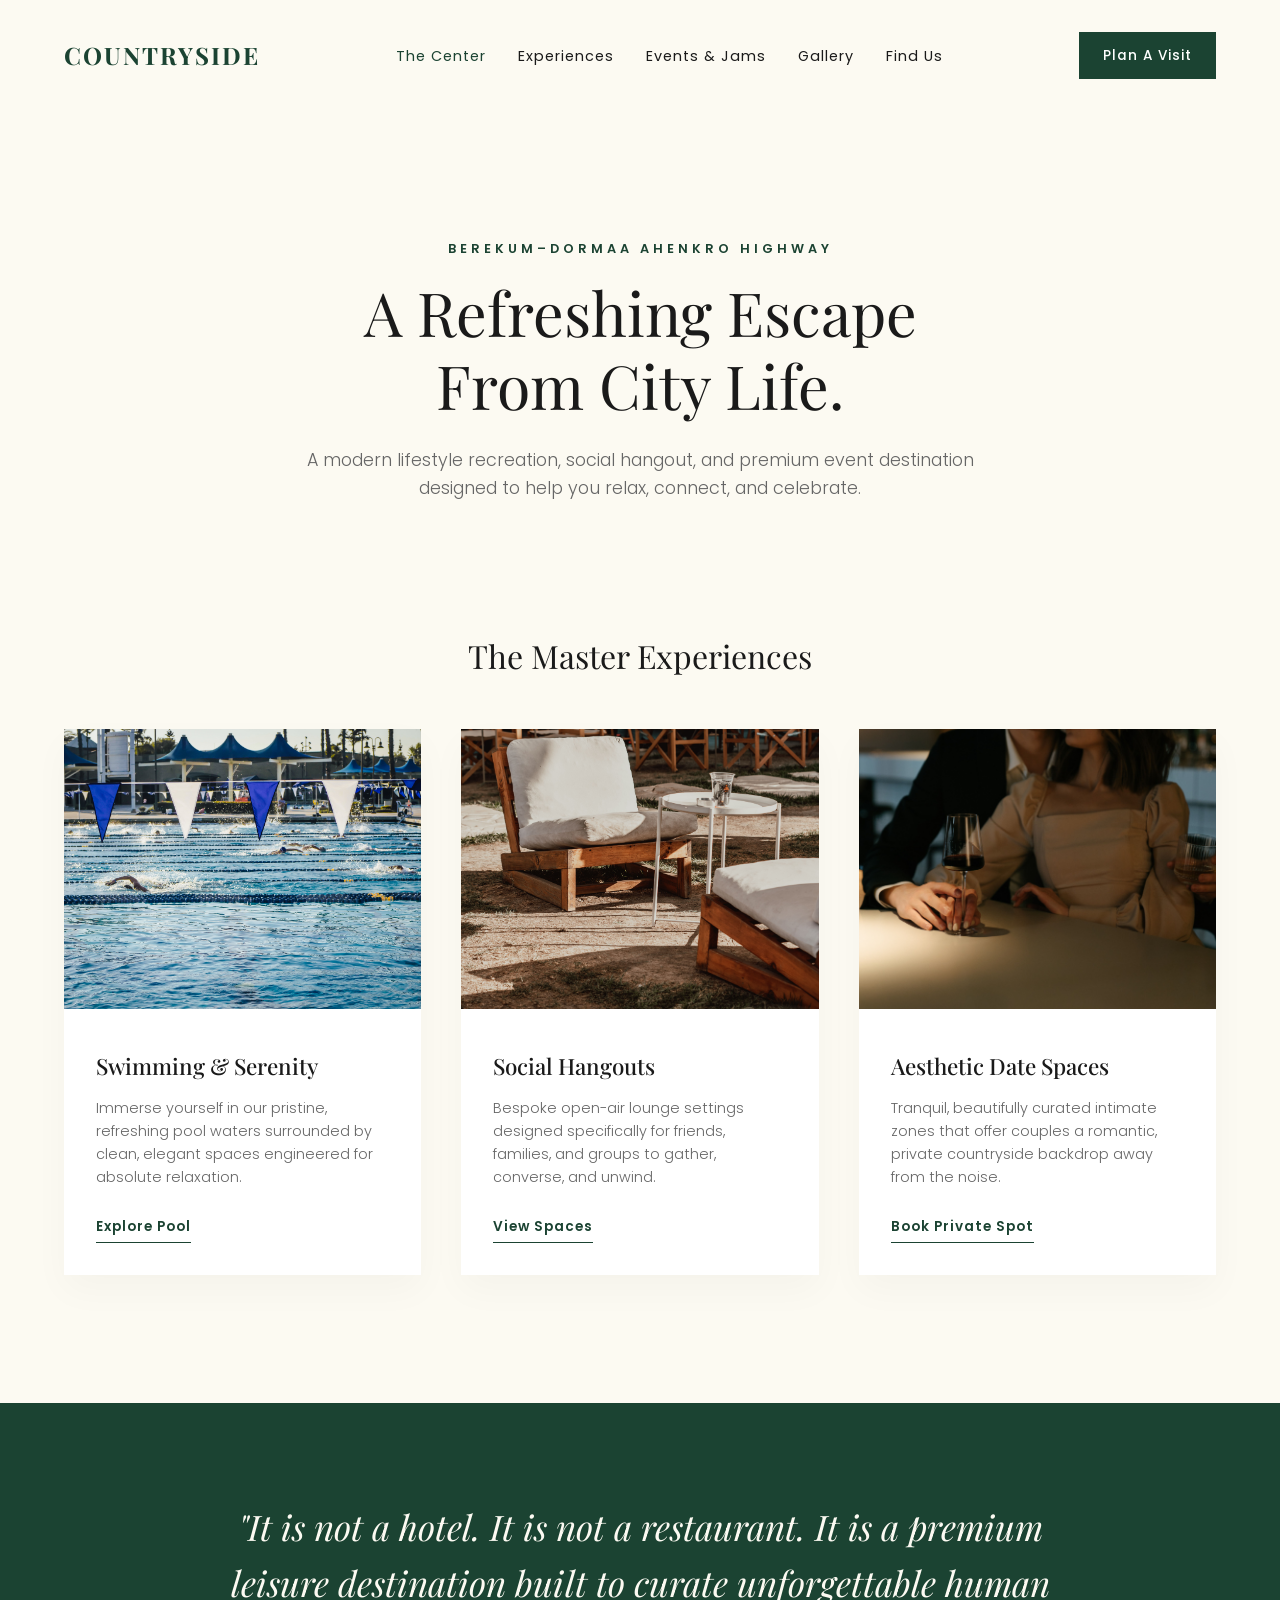
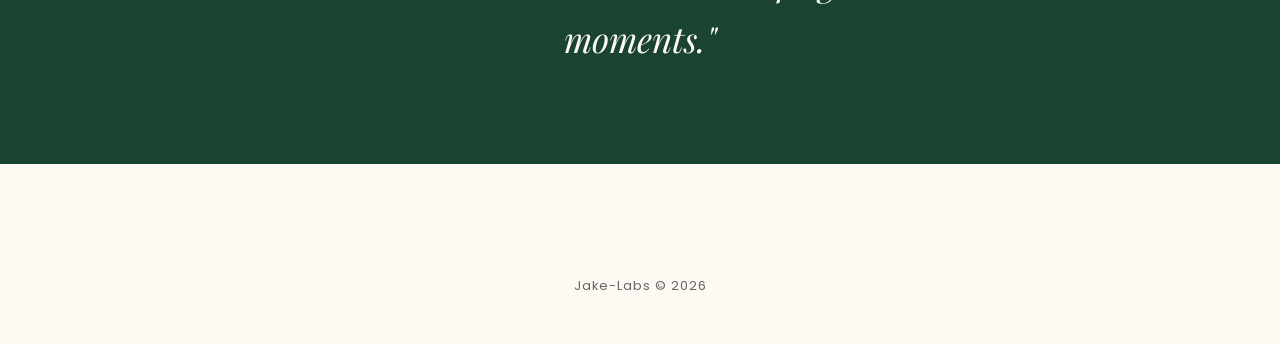
<file: index.html>
<!DOCTYPE html>
<html lang="en">
<head>
  <meta charset="UTF-8">
  <title>Countryside Xperience Center | Premium Leisure Destination</title>
  <meta name="viewport" content="width=device-width, initial-scale=1.0, maximum-scale=1.0, user-scalable=no">
  
  <!-- Premium Typography: Playfair Display for headers, Poppins for editorial clean body text -->
  <link rel="preconnect" href="https://fonts.googleapis.com">
  <link rel="preconnect" href="https://fonts.gstatic.com" crossorigin>
  <link href="https://fonts.googleapis.com/css2?family=Playfair+Display:ital,wght@0,400..700;1,400..700&family=Poppins:wght@300;400;500;600&display=swap" rel="stylesheet">
  
  <link rel="stylesheet" href="style.css?v=11">
</head>
<body>

<header>
  <nav class="navbar">
    <a href="index.html" class="logo">COUNTRYSIDE</a>
    <ul class="nav-links">
      <li><a href="index.html" class="active">The Center</a></li>
      <li><a href="experiences.html">Experiences</a></li>
      <li><a href="events.html">Events & Jams</a></li>
      <li><a href="gallery.html">Gallery</a></li>
      <li><a href="contact.html">Find Us</a></li>
    </ul>
    <!-- WhatsApp Booking API -->
    <a class="book-btn" href="https://wa.me/233208530897">Plan A Visit</a>
  </nav>
</header>

<!-- Hero Section selling the Escape state-of-mind -->
<section class="page-hero">
  <span class="hero-tagline">BEREKUM–DORMAA AHENKRO HIGHWAY</span>
  <h2>A Refreshing Escape From City Life.</h2>
  <p>A modern lifestyle recreation, social hangout, and premium event destination designed to help you relax, connect, and celebrate.</p>
</section>

<!-- Core Experiences Grid -->
<section class="section">
  <h2 class="section-title">The Master Experiences</h2>
  <div class="cards">

    <!-- Experience 1: Swim -->
    <div class="card">
      <img src="images/swim.jpg" alt="Premium Swimming Pool at Countryside Xperience Center">
      <div class="card-content">
        <h3>Swimming & Serenity</h3>
        <p>Immerse yourself in our pristine, refreshing pool waters surrounded by clean, elegant spaces engineered for absolute relaxation.</p>
        <a class="btn" href="experiences.html">Explore Pool</a>
      </div>
    </div>

    <!-- Experience 2: Social -->
    <div class="card">
      <img src="images/hangout.jpg" alt="Aesthetic outdoor lounge spaces">
      <div class="card-content">
        <h3>Social Hangouts</h3>
        <p>Bespoke open-air lounge settings designed specifically for friends, families, and groups to gather, converse, and unwind.</p>
        <a class="btn" href="experiences.html">View Spaces</a>
      </div>
    </div>

    <!-- Experience 3: Romantic -->
    <div class="card">
      <img src="images/romantic.jpg" alt="Intimate date evening lights">
      <div class="card-content">
        <h3>Aesthetic Date Spaces</h3>
        <p>Tranquil, beautifully curated intimate zones that offer couples a romantic, private countryside backdrop away from the noise.</p>
        <a class="btn" href="experiences.html">Book Private Spot</a>
      </div>
    </div>

  </div>
</section>

<!-- Brand Context Section to set expectations -->
<section class="editorial-snippet">
  <div class="editorial-container">
    <blockquote>"It is not a hotel. It is not a restaurant. It is a premium leisure destination built to curate unforgettable human moments."</blockquote>
  </div>
</section>

<footer>Jake-Labs © 2026</footer>

<script src="script.js"></script>
</body>
</html>
</file>
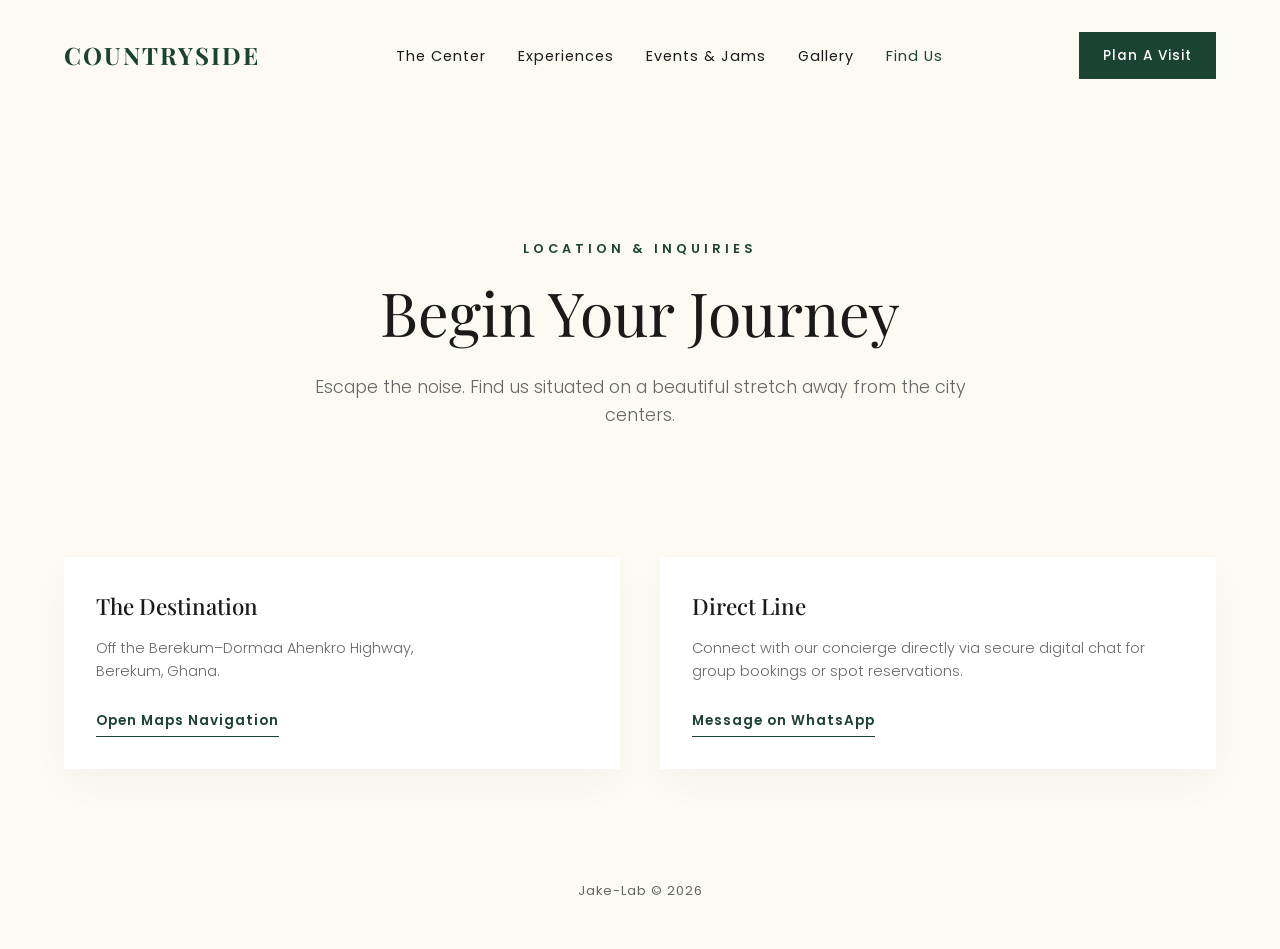
<file: contact.html>
<!DOCTYPE html>
<html lang="en">
<head>
  <meta charset="UTF-8">
  <title>Connect | Countryside Xperience Center</title>
  <meta name="viewport" content="width=device-width, initial-scale=1.0, maximum-scale=1.0, user-scalable=no">
  <link rel="preconnect" href="https://fonts.googleapis.com">
  <link rel="preconnect" href="https://fonts.gstatic.com" crossorigin>
  <link href="https://fonts.googleapis.com/css2?family=Playfair+Display:ital,wght@0,400..700;1,400..700&family=Poppins:wght@300;400;500;600&display=swap" rel="stylesheet">
  <link rel="stylesheet" href="style.css?v=11">
</head>
<body>

<header>
  <nav class="navbar">
    <a href="index.html" class="logo">COUNTRYSIDE</a>
    <ul class="nav-links">
      <li><a href="index.html">The Center</a></li>
      <li><a href="experiences.html">Experiences</a></li>
      <li><a href="events.html">Events & Jams</a></li>
      <li><a href="gallery.html">Gallery</a></li>
      <li><a href="contact.html" class="active">Find Us</a></li>
    </ul>
    <a class="book-btn" href="https://wa.me/233208530897">Plan A Visit</a>
  </nav>
</header>

<section class="page-hero">
  <span class="hero-tagline">LOCATION & INQUIRIES</span>
  <h2>Begin Your Journey</h2>
  <p>Escape the noise. Find us situated on a beautiful stretch away from the city centers.</p>
</section>

<section class="section">
  <div class="cards">
    
    <!-- The Verified Location Card -->
    <div class="card">
      <div class="card-content">
        <h3>The Destination</h3>
        <p>Off the Berekum–Dormaa Ahenkro Highway,<br>Berekum, Ghana.</p>
        <!-- Live targeted pin navigation -->
        <a class="btn" href="https://maps.google.com/?cid=15281894512308632871" target="_blank">Open Maps Navigation</a>
      </div>
    </div>

    <!-- The Concierge WhatsApp Card -->
    <div class="card">
      <div class="card-content">
        <h3>Direct Line</h3>
        <p>Connect with our concierge directly via secure digital chat for group bookings or spot reservations.</p>
        <a class="btn wa-link" href="#" data-action="ask a question about the center" data-msg="What are your opening hours this week?">Message on WhatsApp</a>
      </div>
    </div>

  </div>
</section>

<footer>Jake-Lab © 2026</footer>
<script src="script.js"></script>
</body>
</html>
</file>
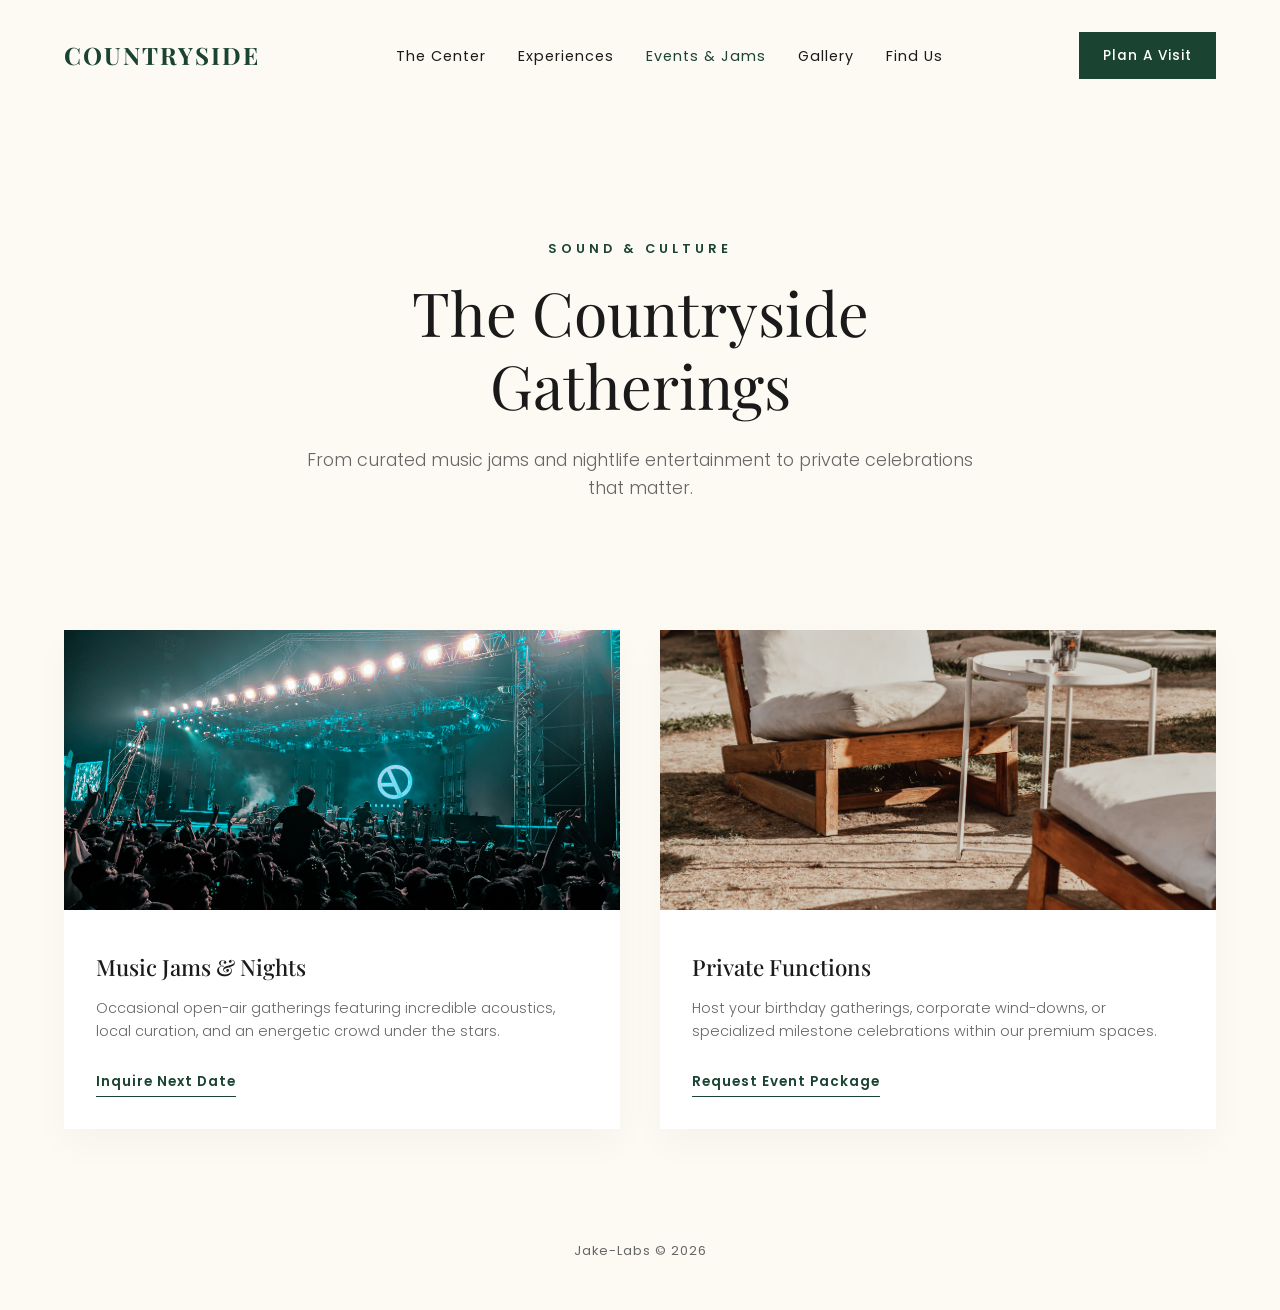
<file: events.html>
<!DOCTYPE html>
<html lang="en">
<head>
  <meta charset="UTF-8">
  <title>Events & Jams | Countryside Xperience Center</title>
  <meta name="viewport" content="width=device-width, initial-scale=1.0, maximum-scale=1.0, user-scalable=no">
  <link rel="preconnect" href="https://fonts.googleapis.com">
  <link rel="preconnect" href="https://fonts.gstatic.com" crossorigin>
  <link href="https://fonts.googleapis.com/css2?family=Playfair+Display:ital,wght@0,400..700;1,400..700&family=Poppins:wght@300;400;500;600&display=swap" rel="stylesheet">
  <link rel="stylesheet" href="style.css?v=11">
</head>
<body>

<header>
  <nav class="navbar">
    <a href="index.html" class="logo">COUNTRYSIDE</a>
    <ul class="nav-links">
      <li><a href="index.html">The Center</a></li>
      <li><a href="experiences.html">Experiences</a></li>
      <li><a href="events.html" class="active">Events & Jams</a></li>
      <li><a href="gallery.html">Gallery</a></li>
      <li><a href="contact.html">Find Us</a></li>
    </ul>
    <a class="book-btn" href="https://wa.me/233208530897">Plan A Visit</a>
  </nav>
</header>

<section class="page-hero">
  <span class="hero-tagline">SOUND & CULTURE</span>
  <h2>The Countryside Gatherings</h2>
  <p>From curated music jams and nightlife entertainment to private celebrations that matter.</p>
</section>

<section class="section">
  <div class="cards">
    <div class="card">
      <img src="images/event-jam.jpg" alt="Live Music Event">
      <div class="card-content">
        <h3>Music Jams & Nights</h3>
        <p>Occasional open-air gatherings featuring incredible acoustics, local curation, and an energetic crowd under the stars.</p>
        <a class="btn" href="https://wa.me/233208530897">Inquire Next Date</a>
      </div>
    </div>

    <div class="card">
      <img src="images/hangout.jpg" alt="Private celebrations">
      <div class="card-content">
        <h3>Private Functions</h3>
        <p>Host your birthday gatherings, corporate wind-downs, or specialized milestone celebrations within our premium spaces.</p>
        <a class="btn" href="https://wa.me/233208530897">Request Event Package</a>
      </div>
    </div>
  </div>
</section>

<footer>Jake-Labs © 2026</footer>
<script src="script.js"></script>
</body>
</html>
</file>
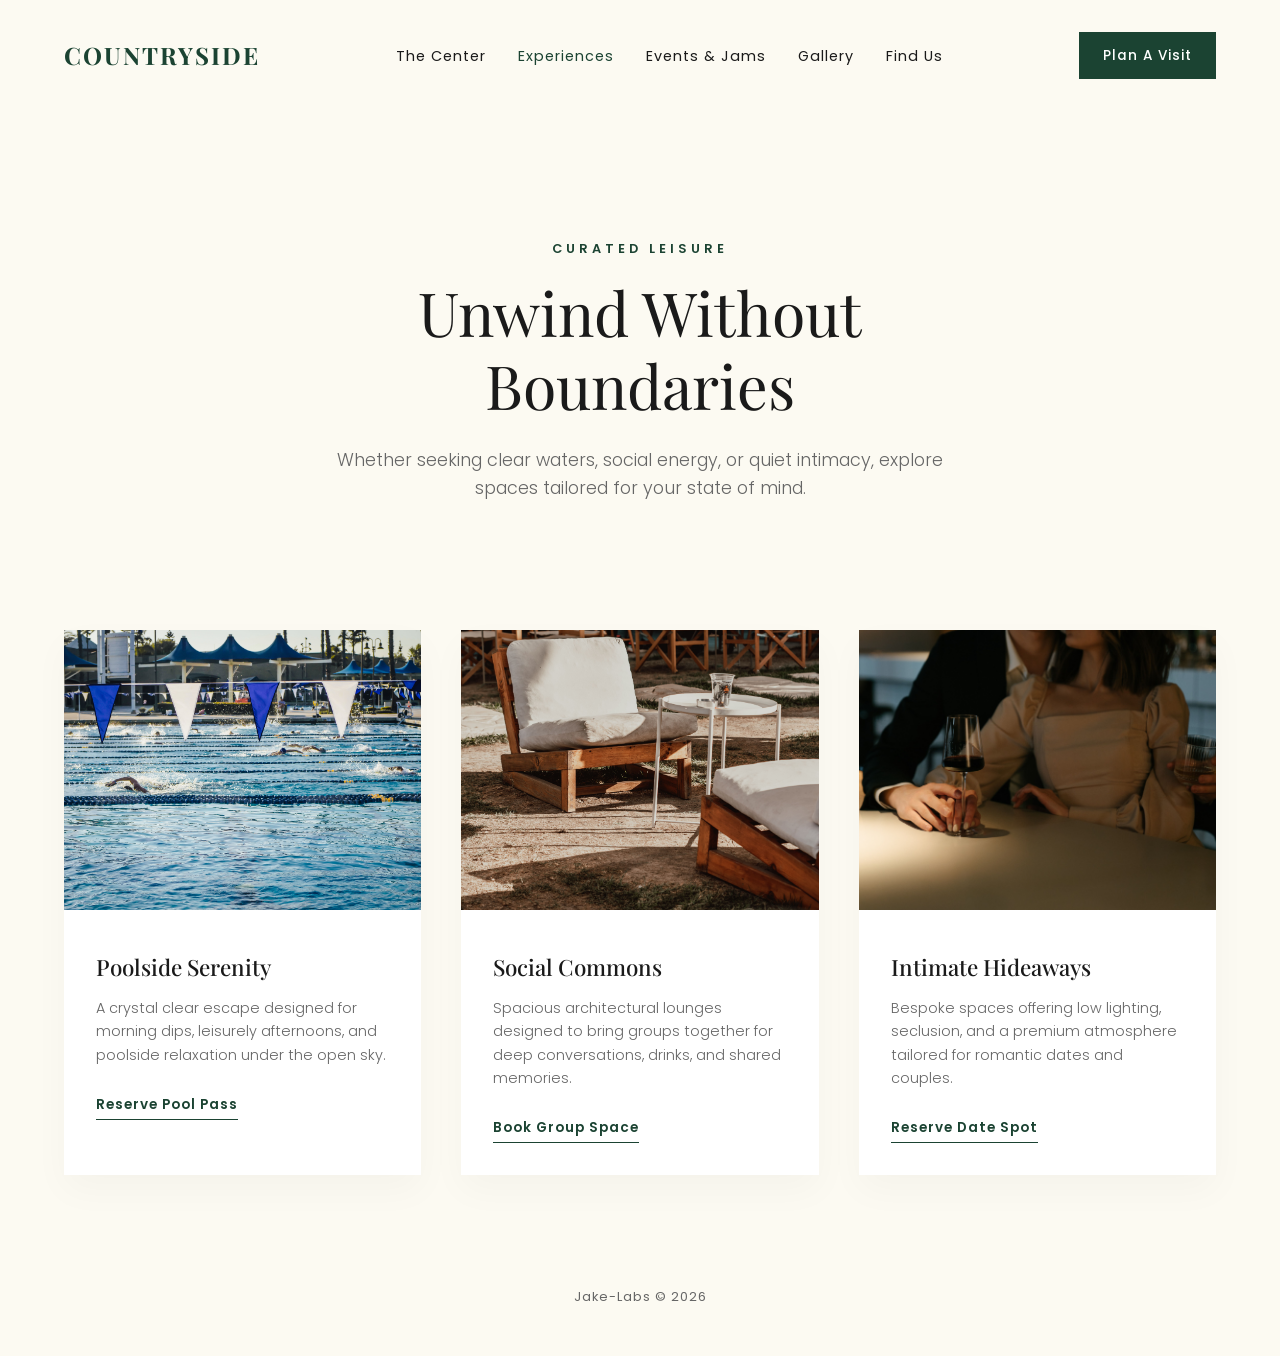
<file: experiences.html>
<!DOCTYPE html>
<html lang="en">
<head>
  <meta charset="UTF-8">
  <title>The Experiences | Countryside Xperience Center</title>
  <meta name="viewport" content="width=device-width, initial-scale=1.0, maximum-scale=1.0, user-scalable=no">
  <link rel="preconnect" href="https://fonts.googleapis.com">
  <link rel="preconnect" href="https://fonts.gstatic.com" crossorigin>
  <link href="https://fonts.googleapis.com/css2?family=Playfair+Display:ital,wght@0,400..700;1,400..700&family=Poppins:wght@300;400;500;600&display=swap" rel="stylesheet">
  <link rel="stylesheet" href="style.css?v=11">
</head>
<body>

<header>
  <nav class="navbar">
    <a href="index.html" class="logo">COUNTRYSIDE</a>
    <ul class="nav-links">
      <li><a href="index.html">The Center</a></li>
      <li><a href="experiences.html" class="active">Experiences</a></li>
      <li><a href="events.html">Events & Jams</a></li>
      <li><a href="gallery.html">Gallery</a></li>
      <li><a href="contact.html">Find Us</a></li>
    </ul>
    <a class="book-btn" href="https://wa.me/233208530897">Plan A Visit</a>
  </nav>
</header>

<section class="page-hero">
  <span class="hero-tagline">CURATED LEISURE</span>
  <h2>Unwind Without Boundaries</h2>
  <p>Whether seeking clear waters, social energy, or quiet intimacy, explore spaces tailored for your state of mind.</p>
</section>

<section class="section">
  <div class="cards">
    <div class="card">
      <img src="images/swim.jpg" alt="Swimming Pool">
      <div class="card-content">
        <h3>Poolside Serenity</h3>
        <p>A crystal clear escape designed for morning dips, leisurely afternoons, and poolside relaxation under the open sky.</p>
        <a class="btn" href="https://wa.me/233208530897">Reserve Pool Pass</a>
      </div>
    </div>

    <div class="card">
      <img src="images/hangout.jpg" alt="Social Hangouts">
      <div class="card-content">
        <h3>Social Commons</h3>
        <p>Spacious architectural lounges designed to bring groups together for deep conversations, drinks, and shared memories.</p>
        <a class="btn" href="https://wa.me/233208530897">Book Group Space</a>
      </div>
    </div>

    <div class="card">
      <img src="images/romantic.jpg" alt="Date Spaces">
      <div class="card-content">
        <h3>Intimate Hideaways</h3>
        <p>Bespoke spaces offering low lighting, seclusion, and a premium atmosphere tailored for romantic dates and couples.</p>
        <a class="btn" href="https://wa.me/233208530897">Reserve Date Spot</a>
      </div>
    </div>
  </div>
</section>

<footer>Jake-Labs © 2026</footer>
<script src="script.js"></script>
</body>
</html>
</file>
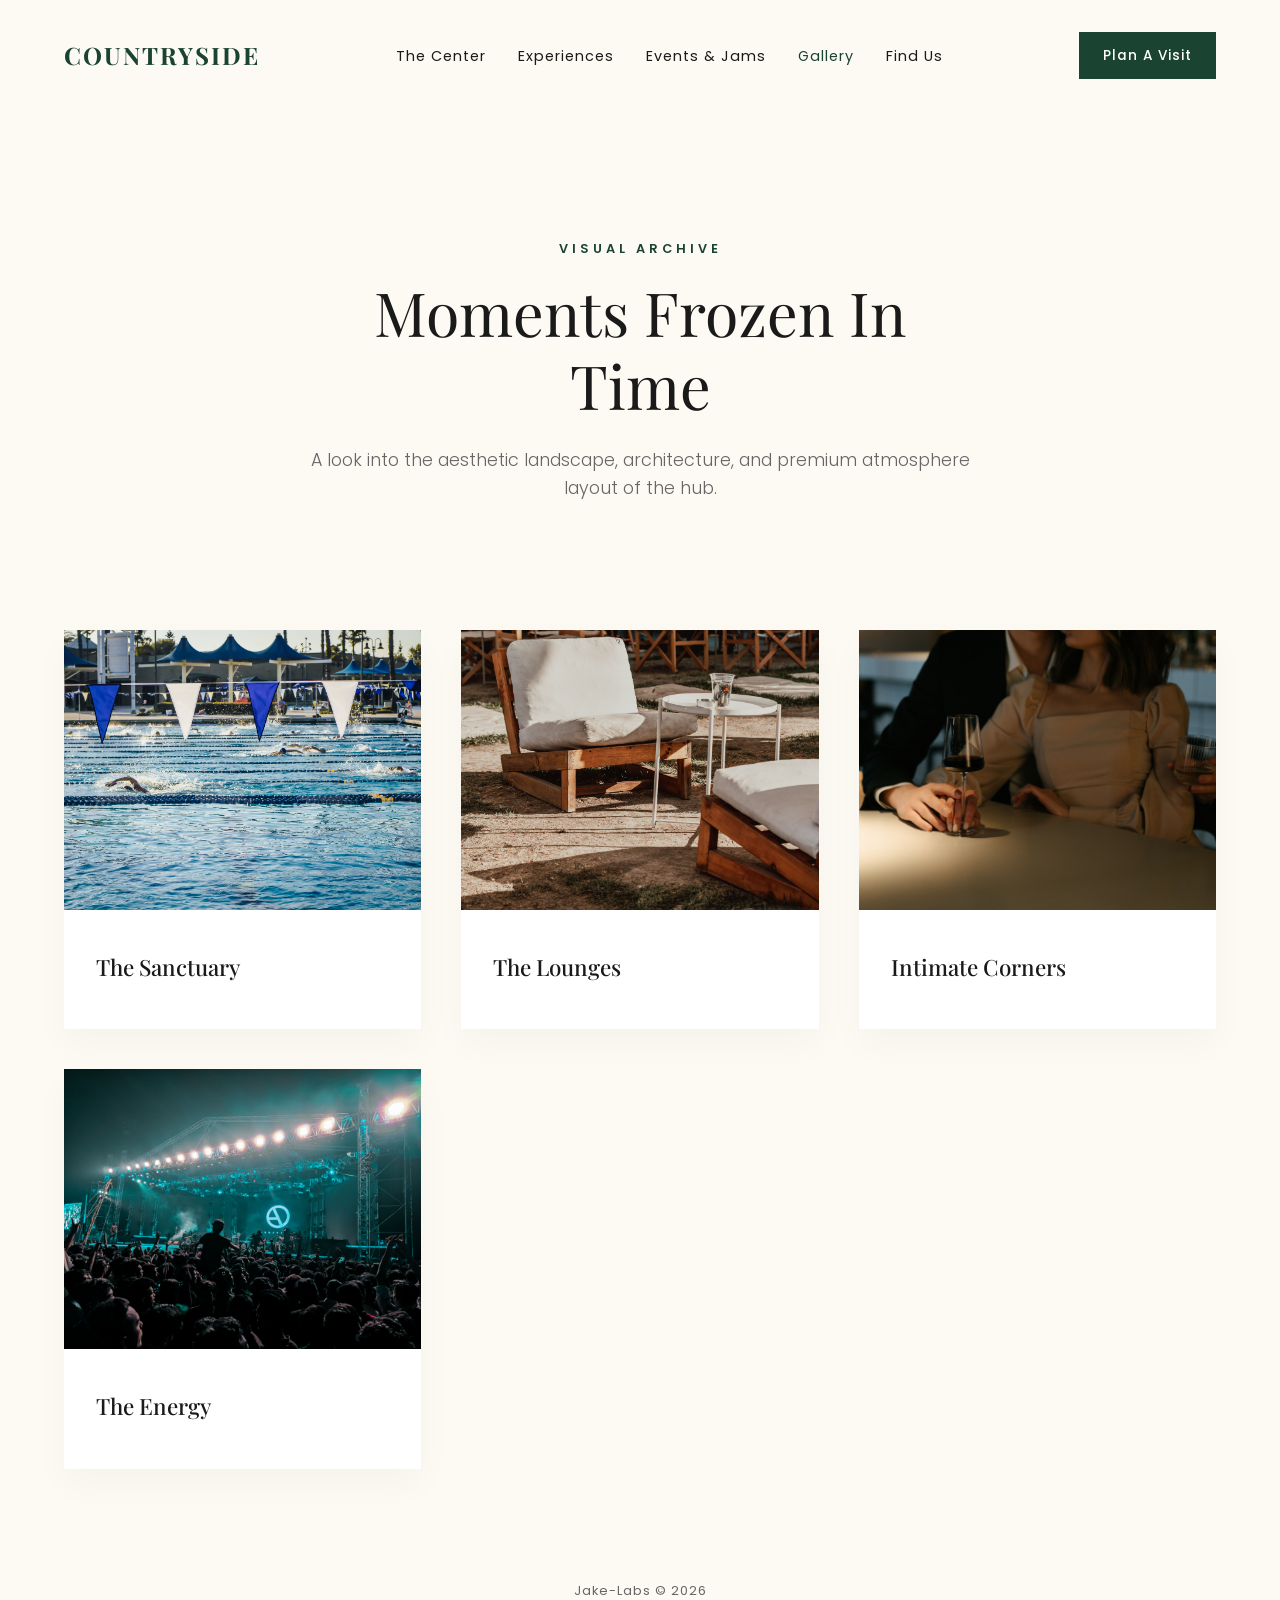
<file: gallery.html>
<!DOCTYPE html>
<html lang="en">
<head>
  <meta charset="UTF-8">
  <title>Visual Gallery | Countryside Xperience Center</title>
  <meta name="viewport" content="width=device-width, initial-scale=1.0, maximum-scale=1.0, user-scalable=no">
  <link rel="preconnect" href="https://fonts.googleapis.com">
  <link rel="preconnect" href="https://fonts.gstatic.com" crossorigin>
  <link href="https://fonts.googleapis.com/css2?family=Playfair+Display:ital,wght@0,400..700;1,400..700&family=Poppins:wght@300;400;500;600&display=swap" rel="stylesheet">
  <link rel="stylesheet" href="style.css?v=11">
</head>
<body>

<header>
  <nav class="navbar">
    <a href="index.html" class="logo">COUNTRYSIDE</a>
    <ul class="nav-links">
      <li><a href="index.html">The Center</a></li>
      <li><a href="experiences.html">Experiences</a></li>
      <li><a href="events.html">Events & Jams</a></li>
      <li><a href="gallery.html" class="active">Gallery</a></li>
      <li><a href="contact.html">Find Us</a></li>
    </ul>
    <a class="book-btn" href="https://wa.me/233208530897">Plan A Visit</a>
  </nav>
</header>

<section class="page-hero">
  <span class="hero-tagline">VISUAL ARCHIVE</span>
  <h2>Moments Frozen In Time</h2>
  <p>A look into the aesthetic landscape, architecture, and premium atmosphere layout of the hub.</p>
</section>

<section class="section">
  <div class="cards">
    <div class="card"><img src="images/swim.jpg" alt="Gallery Pool"><div class="card-content"><h3>The Sanctuary</h3></div></div>
    <div class="card"><img src="images/hangout.jpg" alt="Gallery Lounge"><div class="card-content"><h3>The Lounges</h3></div></div>
    <div class="card"><img src="images/romantic.jpg" alt="Gallery Date"><div class="card-content"><h3>Intimate Corners</h3></div></div>
    <div class="card"><img src="images/event-jam.jpg" alt="Gallery Celebration"><div class="card-content"><h3>The Energy</h3></div></div>
  </div>
</section>

<footer>Jake-Labs © 2026</footer>
<script src="script.js"></script>
</body>
</html>
</file>
<file: style.css>
/* Base Resets & Variables */
:root {
  --primary: #1b4332;       /* Forest Green */
  --bg-light: #fcfaf2;      /* Warm Luxury Cream */
  --text-dark: #1a1a1a;     /* Matte Charcoal */
  --text-muted: #666666;
  --card-bg: #ffffff;
  --transition: all 0.4s cubic-bezier(0.25, 1, 0.5, 1);
}

* {
  margin: 0;
  padding: 0;
  box-sizing: border-box;
}

body {
  font-family: 'Poppins', sans-serif;
  background-color: var(--bg-light);
  color: var(--text-dark);
  line-height: 1.6;
}

/* Luxury Minimal Navbar */
.navbar {
  display: flex;
  justify-content: space-between;
  align-items: center;
  padding: 2rem 5%;
  background: transparent;
}

.logo {
  font-family: 'Playfair Display', serif;
  font-weight: 700;
  font-size: 1.5rem;
  letter-spacing: 2px;
  color: var(--primary);
  text-decoration: none;
}

.nav-links {
  display: flex;
  list-style: none;
  gap: 2rem;
}

.nav-links a {
  text-decoration: none;
  color: var(--text-dark);
  font-size: 0.9rem;
  font-weight: 400;
  letter-spacing: 1px;
  transition: var(--transition);
}

.nav-links a:hover, .nav-links a.active {
  color: var(--primary);
}

.book-btn {
  text-decoration: none;
  background-color: var(--primary);
  color: #fff !important;
  padding: 0.8rem 1.5rem;
  font-size: 0.85rem;
  font-weight: 500;
  letter-spacing: 1px;
  border-radius: 0;
  transition: var(--transition);
}

.book-btn:hover {
  opacity: 0.9;
  transform: translateY(-2px);
}

/* Fluid Page Hero Area */
.page-hero {
  padding: 8rem 5% 4rem 5%;
  text-align: center;
  max-width: 800px;
  margin: 0 auto;
}

.hero-tagline {
  font-size: 0.8rem;
  letter-spacing: 4px;
  color: var(--primary);
  font-weight: 600;
  display: block;
  margin-bottom: 1rem;
}

.page-hero h2 {
  font-family: 'Playfair Display', serif;
  font-size: clamp(2.2rem, 5vw, 3.8rem);
  font-weight: 400;
  line-height: 1.2;
  margin-bottom: 1.5rem;
}

.page-hero p {
  font-size: 1.1rem;
  color: var(--text-muted);
  font-weight: 300;
}

/* Architectural Grid & Cards */
.section {
  padding: 4rem 5%;
}

.section-title {
  font-family: 'Playfair Display', serif;
  font-size: 2rem;
  font-weight: 400;
  text-align: center;
  margin-bottom: 3rem;
}

.cards {
  display: grid;
  grid-template-columns: repeat(auto-fit, minmax(300px, 1fr));
  gap: 2.5rem;
}

.card {
  background: var(--card-bg);
  border-radius: 0;
  overflow: hidden;
  box-shadow: 0 15px 35px rgba(0,0,0,0.03);
  transition: var(--transition);
}

.card:hover {
  transform: translateY(-10px);
  box-shadow: 0 20px 40px rgba(27,67,50,0.08);
}

.card img {
  width: 100%;
  height: 280px;
  object-fit: cover;
  transition: var(--transition);
}

.card:hover img {
  transform: scale(1.04);
}

.card-content {
  padding: 2rem;
}

.card-content h3 {
  font-family: 'Playfair Display', serif;
  font-size: 1.4rem;
  margin-bottom: 0.75rem;
  font-weight: 500;
}

.card-content p {
  font-size: 0.9rem;
  color: var(--text-muted);
  margin-bottom: 1.5rem;
  font-weight: 300;
}

.btn {
  display: inline-block;
  text-decoration: none;
  color: var(--primary);
  font-size: 0.85rem;
  font-weight: 600;
  letter-spacing: 1px;
  border-bottom: 1px solid var(--primary);
  padding-bottom: 4px;
  transition: var(--transition);
}

.btn:hover {
  letter-spacing: 2px;
}

/* Blockquote Editorial Feature */
.editorial-snippet {
  background-color: var(--primary);
  color: var(--bg-light);
  padding: 6rem 10%;
  text-align: center;
  margin: 4rem 0;
}

.editorial-container blockquote {
  font-family: 'Playfair Display', serif;
  font-size: clamp(1.4rem, 3vw, 2.2rem);
  font-style: italic;
  font-weight: 300;
  max-width: 900px;
  margin: 0 auto;
}

footer {
  text-align: center;
  padding: 3rem;
  font-size: 0.8rem;
  letter-spacing: 1px;
  color: var(--text-muted);
}

/* Seamless Mobile Responsiveness */
@media (max-width: 768px) {
  .navbar {
    flex-direction: column;
    gap: 1.5rem;
  }
  .nav-links {
    flex-wrap: wrap;
    justify-content: center;
    gap: 1.2rem;
  }
  .page-hero {
    padding-top: 4rem;
  }
}
</file>
